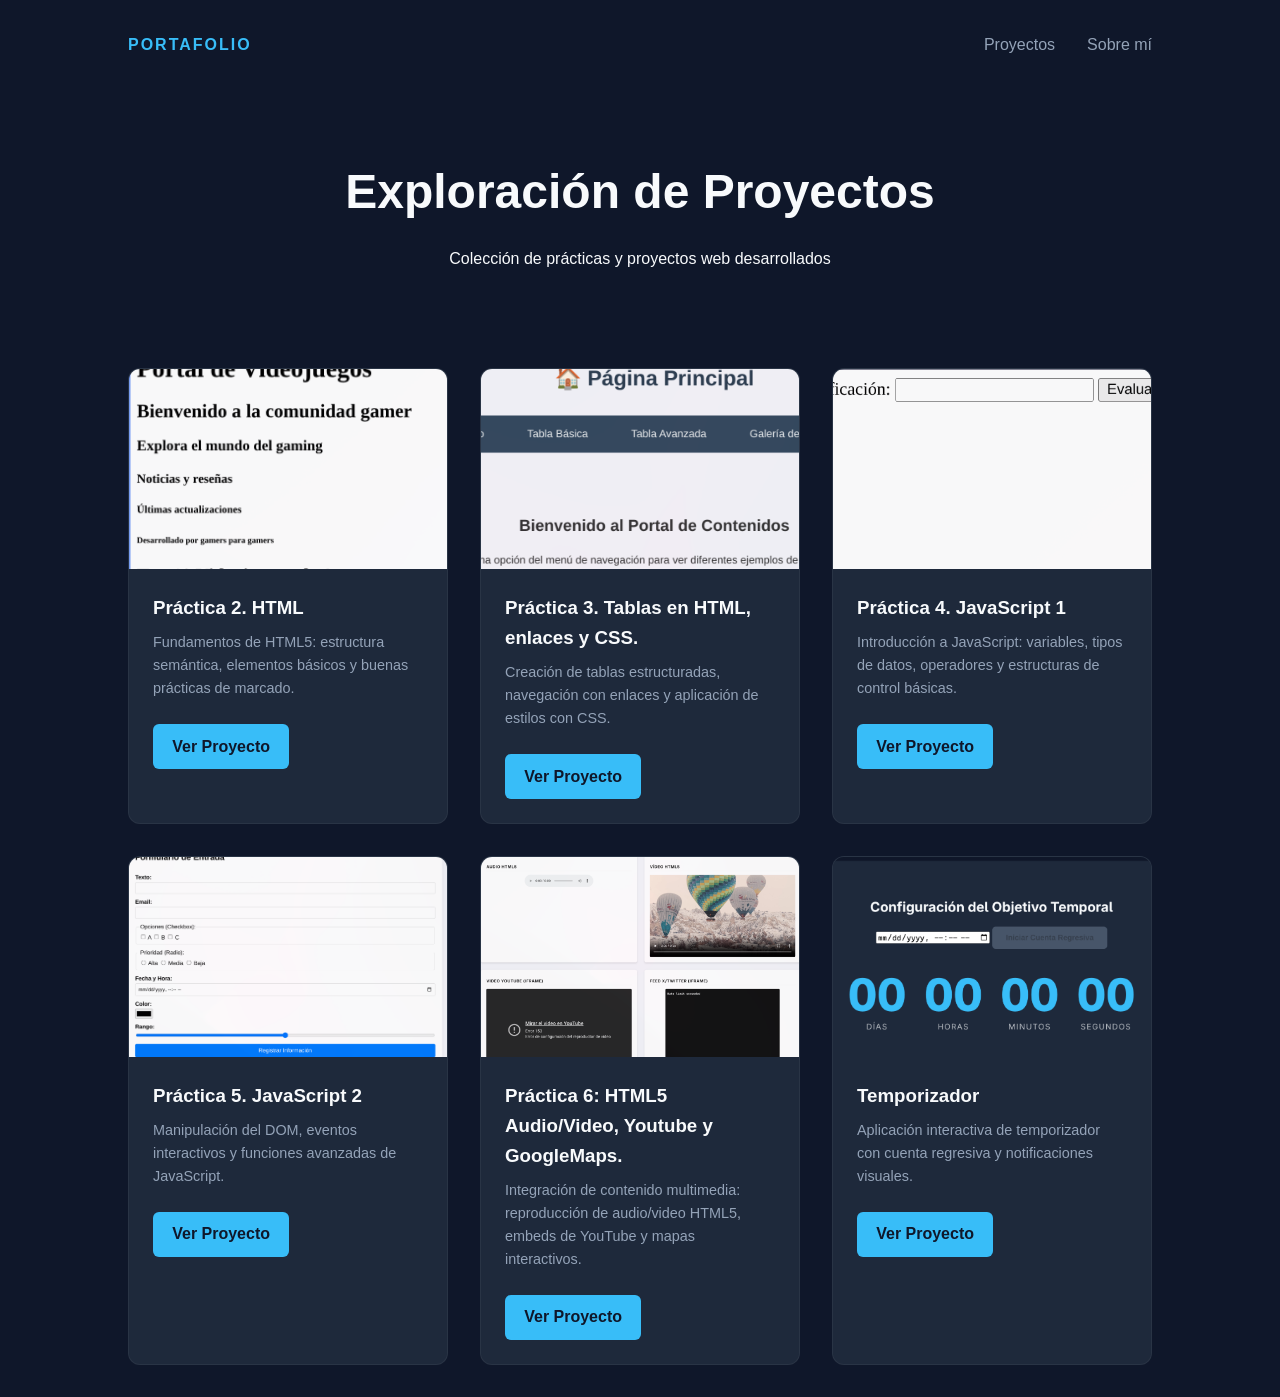
<file: index.html>
<!DOCTYPE html>
<html lang="es">
<head>
    <meta charset="UTF-8">
    <meta name="viewport" content="width=device-width, initial-scale=1.0">
    <title>Portafolio</title>
    <link rel="stylesheet" href="style.css">
</head>
<body>
    <nav class="navbar">
        <div class="logo">PORTAFOLIO</div>
        <ul class="nav-links">
            <li><a href="#projects">Proyectos</a></li>
            <li><a href="./about.html">Sobre mí</a></li>
        </ul>
    </nav>

    <header class="hero">
        <h1>Exploración de Proyectos</h1>
        <p>Colección de prácticas y proyectos web desarrollados</p>
    </header>

    <main id="projects" class="grid-container">
        <article class="project-card">
            <div class="project-image">
                <img src="./assets/2.png" alt="Práctica 2 HTML">
            </div>
            <div class="project-content">
                <h3>Práctica 2. HTML</h3>
                <p>Fundamentos de HTML5: estructura semántica, elementos básicos y buenas prácticas de marcado.</p>
                <a href="./p2/index.html" class="btn">Ver Proyecto</a>
            </div>
        </article>

        <article class="project-card">
            <div class="project-image">
                <img src="./assets/3.png" alt="Práctica 3 Tablas y CSS">
            </div>
            <div class="project-content">
                <h3>Práctica 3. Tablas en HTML, enlaces y CSS.</h3>
                <p>Creación de tablas estructuradas, navegación con enlaces y aplicación de estilos con CSS.</p>
                <a href="./p3/index.html" class="btn">Ver Proyecto</a>
            </div>
        </article>

        <article class="project-card">
            <div class="project-image">
                <img src="./assets/4.png" alt="Práctica 4 JavaScript 1">
            </div>
            <div class="project-content">
                <h3>Práctica 4. JavaScript 1</h3>
                <p>Introducción a JavaScript: variables, tipos de datos, operadores y estructuras de control básicas.</p>
                <a href="./p4/evaluacion.html" class="btn">Ver Proyecto</a>
            </div>
        </article>

        <article class="project-card">
            <div class="project-image">
                <img src="./assets/5.png" alt="Práctica 5 JavaScript 2">
            </div>
            <div class="project-content">
                <h3>Práctica 5. JavaScript 2</h3>
                <p>Manipulación del DOM, eventos interactivos y funciones avanzadas de JavaScript.</p>
                <a href="./p5/index.html" class="btn">Ver Proyecto</a>
            </div>
        </article>

        <article class="project-card">
            <div class="project-image">
                <img src="./assets/6.png" alt="Práctica 6 HTML5 Audio/Video">
            </div>
            <div class="project-content">
                <h3>Práctica 6: HTML5 Audio/Video, Youtube y GoogleMaps.</h3>
                <p>Integración de contenido multimedia: reproducción de audio/video HTML5, embeds de YouTube y mapas interactivos.</p>
                <a href="./p6/index.html" class="btn">Ver Proyecto</a>
            </div>
        </article>

        <article class="project-card">
            <div class="project-image">
                <img src="./assets/7.png" alt="Temporizador">
            </div>
            <div class="project-content">
                <h3>Temporizador</h3>
                <p>Aplicación interactiva de temporizador con cuenta regresiva y notificaciones visuales.</p>
                <a href="./temporizador/index.html" class="btn">Ver Proyecto</a>
            </div>
        </article>
    </main>
</body>
</html>
</file>
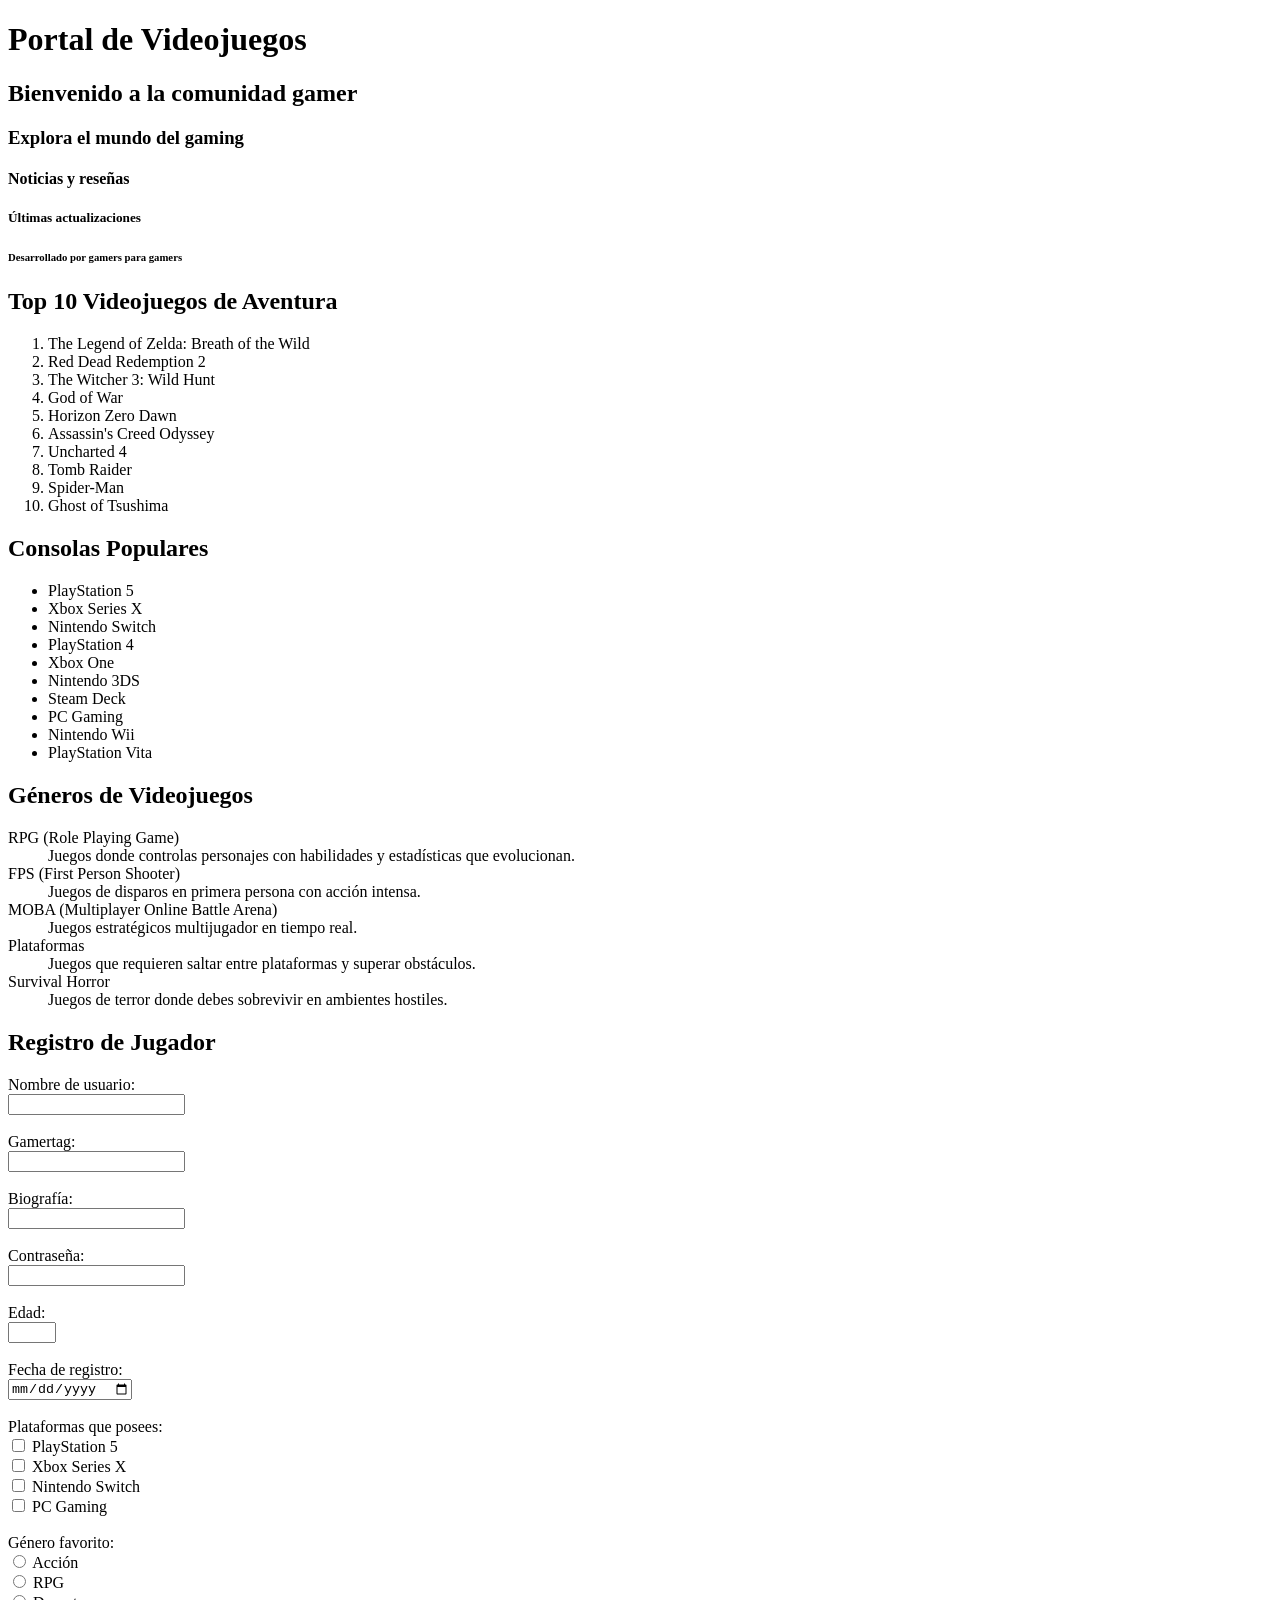
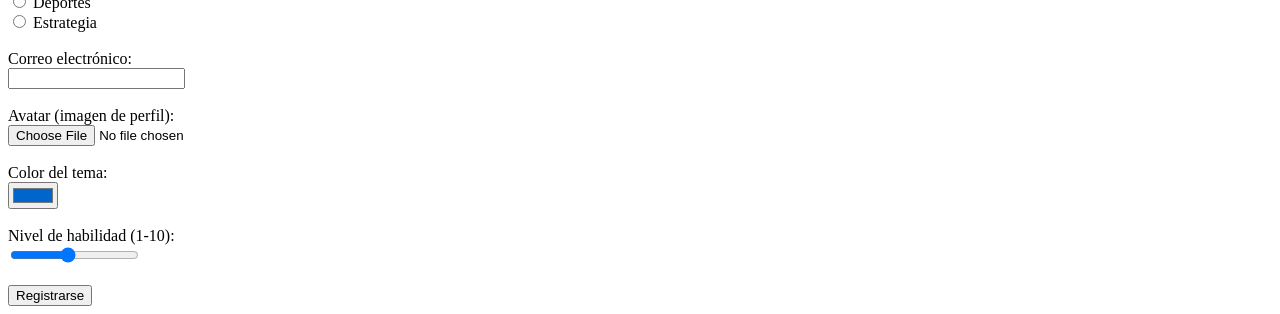
<file: p2/index.html>
<!DOCTYPE html>
<html lang="es">
<head>
    <meta charset="UTF-8">
    <meta name="viewport" content="width=device-width, initial-scale=1.0">
    <title>Portal de Videojuegos</title>
</head>
<body>
    
    <h1>Portal de Videojuegos</h1>
    <h2>Bienvenido a la comunidad gamer</h2>
    <h3>Explora el mundo del gaming</h3>
    <h4>Noticias y reseñas</h4>
    <h5>Últimas actualizaciones</h5>
    <h6>Desarrollado por gamers para gamers</h6>

    
    <h2>Top 10 Videojuegos de Aventura</h2>
    <ol>
        <li>The Legend of Zelda: Breath of the Wild</li>
        <li>Red Dead Redemption 2</li>
        <li>The Witcher 3: Wild Hunt</li>
        <li>God of War</li>
        <li>Horizon Zero Dawn</li>
        <li>Assassin's Creed Odyssey</li>
        <li>Uncharted 4</li>
        <li>Tomb Raider</li>
        <li>Spider-Man</li>
        <li>Ghost of Tsushima</li>
    </ol>

    
    <h2>Consolas Populares</h2>
    <ul>
        <li>PlayStation 5</li>
        <li>Xbox Series X</li>
        <li>Nintendo Switch</li>
        <li>PlayStation 4</li>
        <li>Xbox One</li>
        <li>Nintendo 3DS</li>
        <li>Steam Deck</li>
        <li>PC Gaming</li>
        <li>Nintendo Wii</li>
        <li>PlayStation Vita</li>
    </ul>

    
    <h2>Géneros de Videojuegos</h2>
    <dl>
        <dt>RPG (Role Playing Game)</dt>
        <dd>Juegos donde controlas personajes con habilidades y estadísticas que evolucionan.</dd>
        
        <dt>FPS (First Person Shooter)</dt>
        <dd>Juegos de disparos en primera persona con acción intensa.</dd>
        
        <dt>MOBA (Multiplayer Online Battle Arena)</dt>
        <dd>Juegos estratégicos multijugador en tiempo real.</dd>
        
        <dt>Plataformas</dt>
        <dd>Juegos que requieren saltar entre plataformas y superar obstáculos.</dd>
        
        <dt>Survival Horror</dt>
        <dd>Juegos de terror donde debes sobrevivir en ambientes hostiles.</dd>
    </dl>

    
    <h2>Registro de Jugador</h2>
    <form action="/submit" method="POST">
        
        <label for="username">Nombre de usuario:</label><br>
        <input type="text" id="username" name="username" required><br><br>
        
        <label for="gamertag">Gamertag:</label><br>
        <input type="text" id="gamertag" name="gamertag" required><br><br>
        
        <label for="bio">Biografía:</label><br>
        <input type="text" id="bio" name="bio"><br><br>

        
        <label for="password">Contraseña:</label><br>
        <input type="password" id="password" name="password" required><br><br>

        
        <label for="age">Edad:</label><br>
        <input type="number" id="age" name="age" min="13" max="99" required><br><br>

        
        <label for="joindate">Fecha de registro:</label><br>
        <input type="date" id="joindate" name="joindate" required><br><br>

        <label>Plataformas que posees:</label><br>
        <input type="checkbox" id="ps5" name="platform" value="ps5">
        <label for="ps5">PlayStation 5</label><br>
        <input type="checkbox" id="xbox" name="platform" value="xbox">
        <label for="xbox">Xbox Series X</label><br>
        <input type="checkbox" id="switch" name="platform" value="switch">
        <label for="switch">Nintendo Switch</label><br>
        <input type="checkbox" id="pc" name="platform" value="pc">
        <label for="pc">PC Gaming</label><br><br>

        
        <label>Género favorito:</label><br>
        <input type="radio" id="action" name="genre" value="action">
        <label for="action">Acción</label><br>
        <input type="radio" id="rpg" name="genre" value="rpg">
        <label for="rpg">RPG</label><br>
        <input type="radio" id="sports" name="genre" value="sports">
        <label for="sports">Deportes</label><br>
        <input type="radio" id="strategy" name="genre" value="strategy">
        <label for="strategy">Estrategia</label><br><br>

        <label for="email">Correo electrónico:</label><br>
        <input type="email" id="email" name="email" required><br><br>

        <label for="avatar">Avatar (imagen de perfil):</label><br>
        <input type="file" id="avatar" name="avatar" accept="image/*"><br><br>

        <label for="themecolor">Color del tema:</label><br>
        <input type="color" id="themecolor" name="themecolor" value="#0066cc"><br><br>

        <label for="skill">Nivel de habilidad (1-10):</label><br>
        <input type="range" id="skill" name="skill" min="1" max="10" value="5"><br><br>

        <input type="submit" value="Registrarse">
    </form>
</body>
</html>
</file>
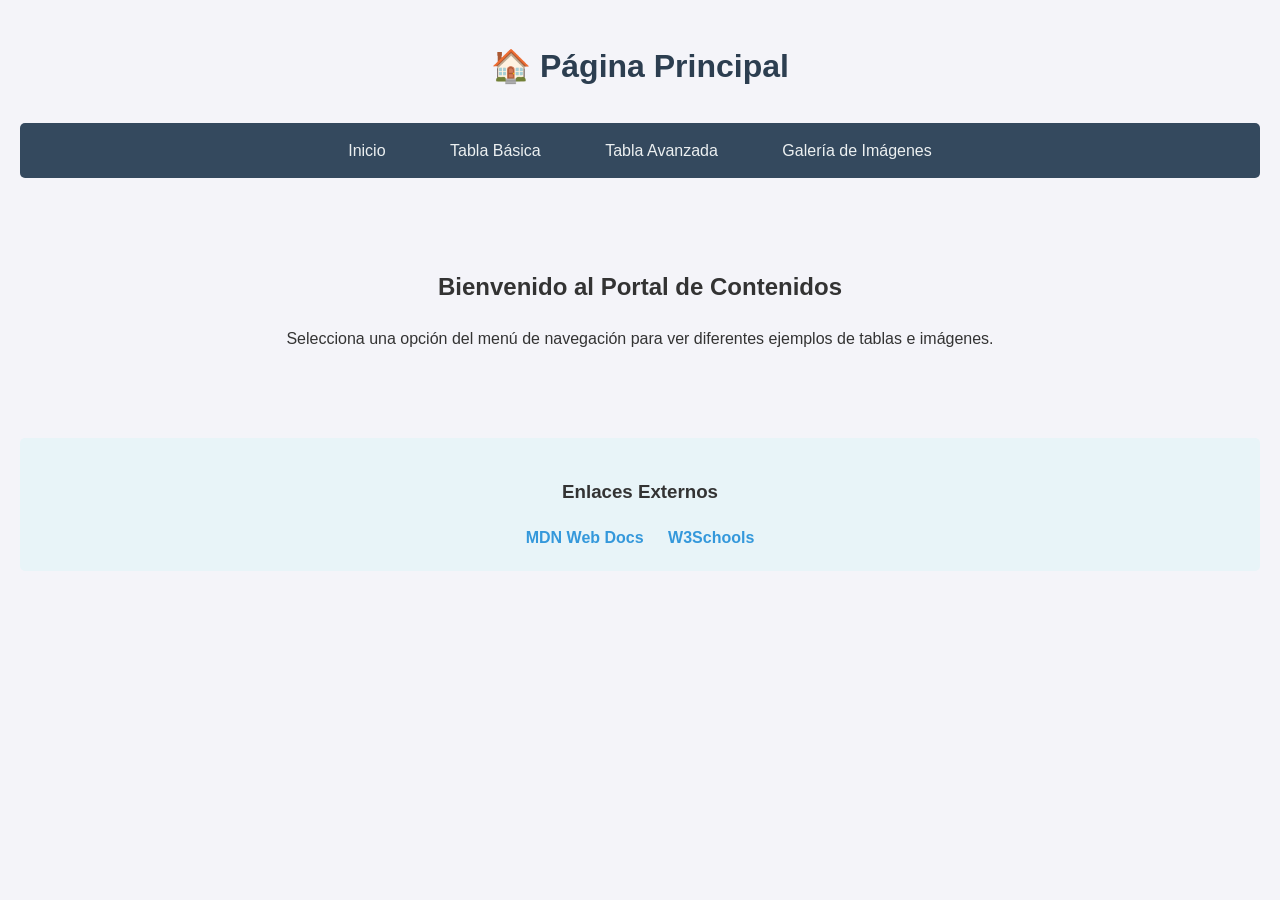
<file: p3/index.html>
<!DOCTYPE html>
<html lang="es">
<head>
    <meta charset="UTF-8">
    <meta name="viewport" content="width=device-width, initial-scale=1.0">
    <title>Página Principal - Índice</title>
    <link rel="stylesheet" href="styles.css">
</head>
<body>
    <h1>🏠 Página Principal</h1>
    
    <nav>
        <a href="index.html">Inicio</a>
        <a href="tabla1.html">Tabla Básica</a>
        <a href="tabla2.html">Tabla Avanzada</a>
        <a href="imagenes.html">Galería de Imágenes</a>
    </nav>

    <div style="text-align: center; padding: 40px;">
        <h2>Bienvenido al Portal de Contenidos</h2>
        <p>Selecciona una opción del menú de navegación para ver diferentes ejemplos de tablas e imágenes.</p>
    </div>

    <div class="external-links">
        <h3>Enlaces Externos</h3>
        <a href="https://developer.mozilla.org" target="_blank">MDN Web Docs</a>
        <a href="https://www.w3schools.com" target="_blank">W3Schools</a>
    </div>
</body>
</html>
</file>
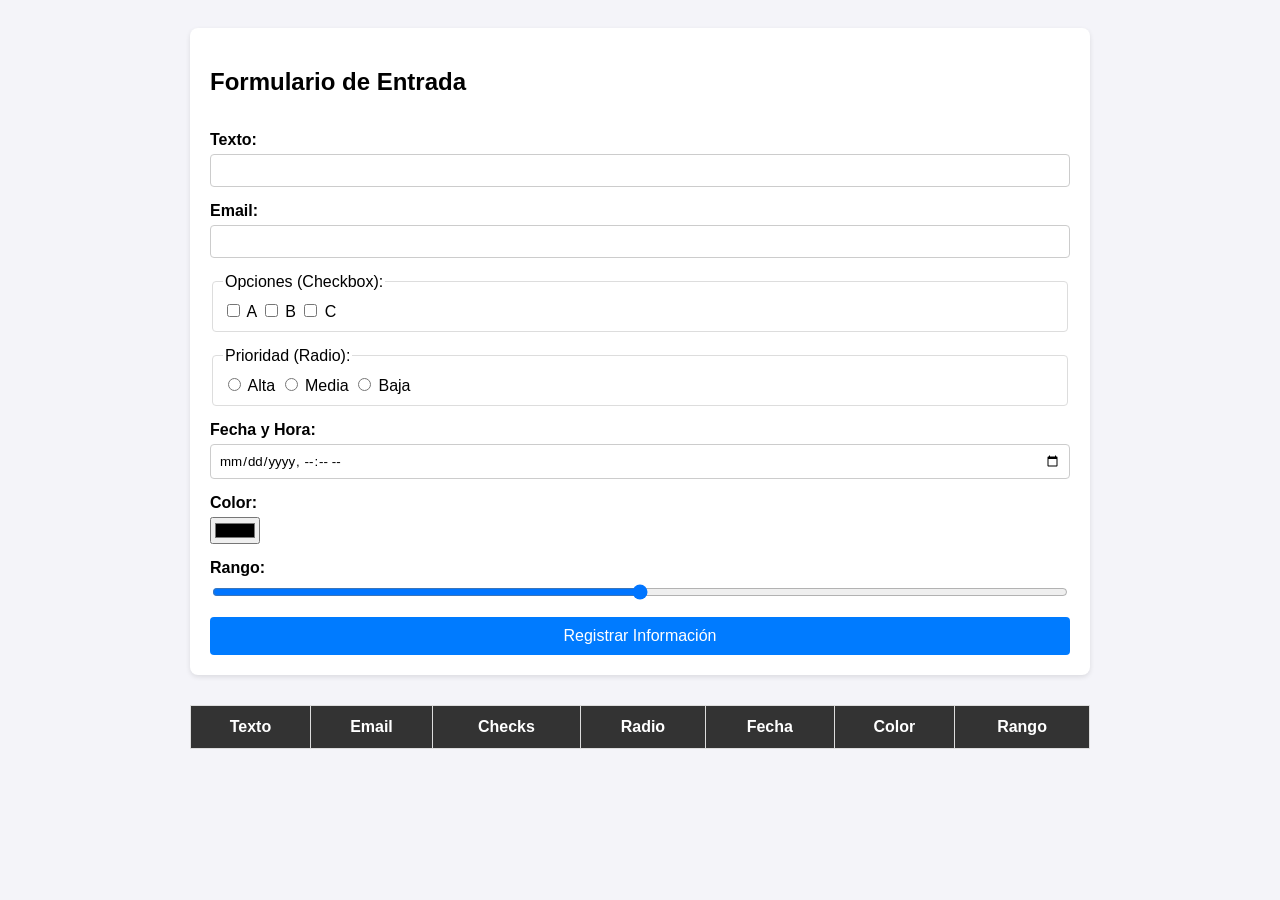
<file: p5/index.html>
<!DOCTYPE html>
<html lang="es">
<head>
    <meta charset="UTF-8">
    <meta name="viewport" content="width=device-width, initial-scale=1.0">
    <title>Sistema de Registro de Datos</title>
    <link rel="stylesheet" href="style.css">
</head>
<body>
    <div class="container">
        <form id="registroForm">
            <h2>Formulario de Entrada</h2>
            
            <label>Texto: <input type="text" id="txtNombre"></label>
            <label>Email: <input type="email" id="txtEmail"></label>

            <fieldset>
                <legend>Opciones (Checkbox):</legend>
                <input type="checkbox" name="chkOpcion" value="A"> A
                <input type="checkbox" name="chkOpcion" value="B"> B
                <input type="checkbox" name="chkOpcion" value="C"> C
            </fieldset>

            <fieldset>
                <legend>Prioridad (Radio):</legend>
                <input type="radio" name="radNivel" value="Alta"> Alta
                <input type="radio" name="radNivel" value="Media"> Media
                <input type="radio" name="radNivel" value="Baja"> Baja
            </fieldset>

            <label>Fecha y Hora: <input type="datetime-local" id="dtFecha"></label>
            <label>Color: <input type="color" id="clrColor"></label>
            <label>Rango: <input type="range" id="rngNivel" min="0" max="100"></label>

            <button type="button" id="btnEnviar" onclick="procesarFormulario()">Registrar Información</button>
        </form>

        <div class="table-container">
            <table id="tablaDatos">
                <thead>
                    <tr>
                        <th>Texto</th>
                        <th>Email</th>
                        <th>Checks</th>
                        <th>Radio</th>
                        <th>Fecha</th>
                        <th>Color</th>
                        <th>Rango</th>
                    </tr>
                </thead>
                <tbody></tbody>
            </table>
        </div>
    </div>
    <script src="script.js"></script>
</body>
</html>
</file>
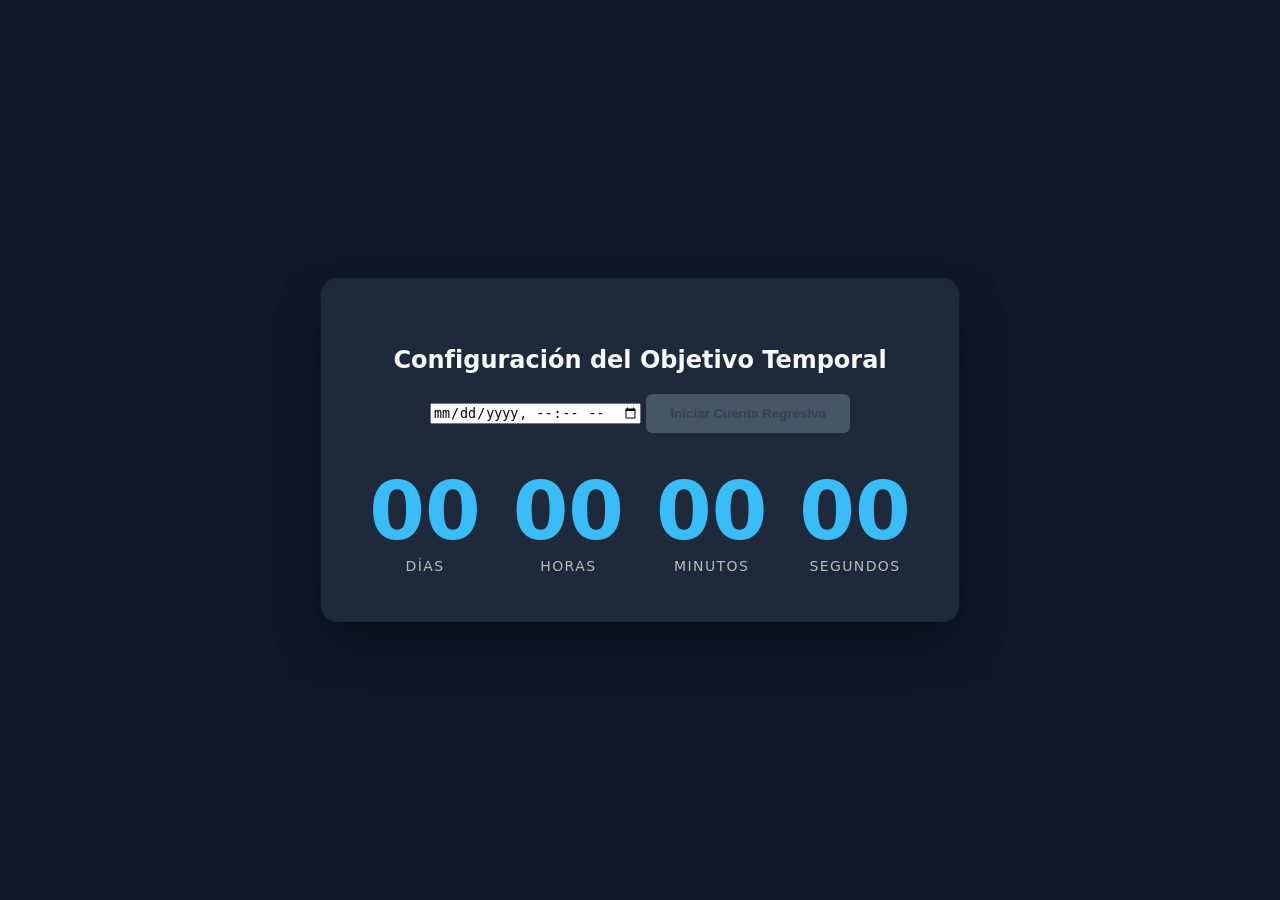
<file: temporizador/index.html>
<!DOCTYPE html>
<html lang="es">
<head>
    <meta charset="UTF-8">
    <title>Sistema de Cuenta Regresiva Técnica</title>
    <link rel="stylesheet" href="style.css">
</head>
<body>
    <div class="container">
        <h2>Configuración del Objetivo Temporal</h2>
        <div class="input-group">
            <input type="datetime-local" id="target-date" class="date-input">
            <button id="start-btn" disabled>Iniciar Cuenta Regresiva</button>
        </div>

        <div id="countdown-display" class="timer-display">
            <div class="time-unit">
                <span id="days" class="number">00</span>
                <span class="label">Días</span>
            </div>
            <div class="time-unit">
                <span id="hours" class="number">00</span>
                <span class="label">Horas</span>
            </div>
            <div class="time-unit">
                <span id="minutes" class="number">00</span>
                <span class="label">Minutos</span>
            </div>
            <div class="time-unit">
                <span id="seconds" class="number">00</span>
                <span class="label">Segundos</span>
            </div>
        </div>
        <div id="message" class="expiry-message"></div>
    </div>
    <script src="script.js"></script>
</body>
</html>
</file>
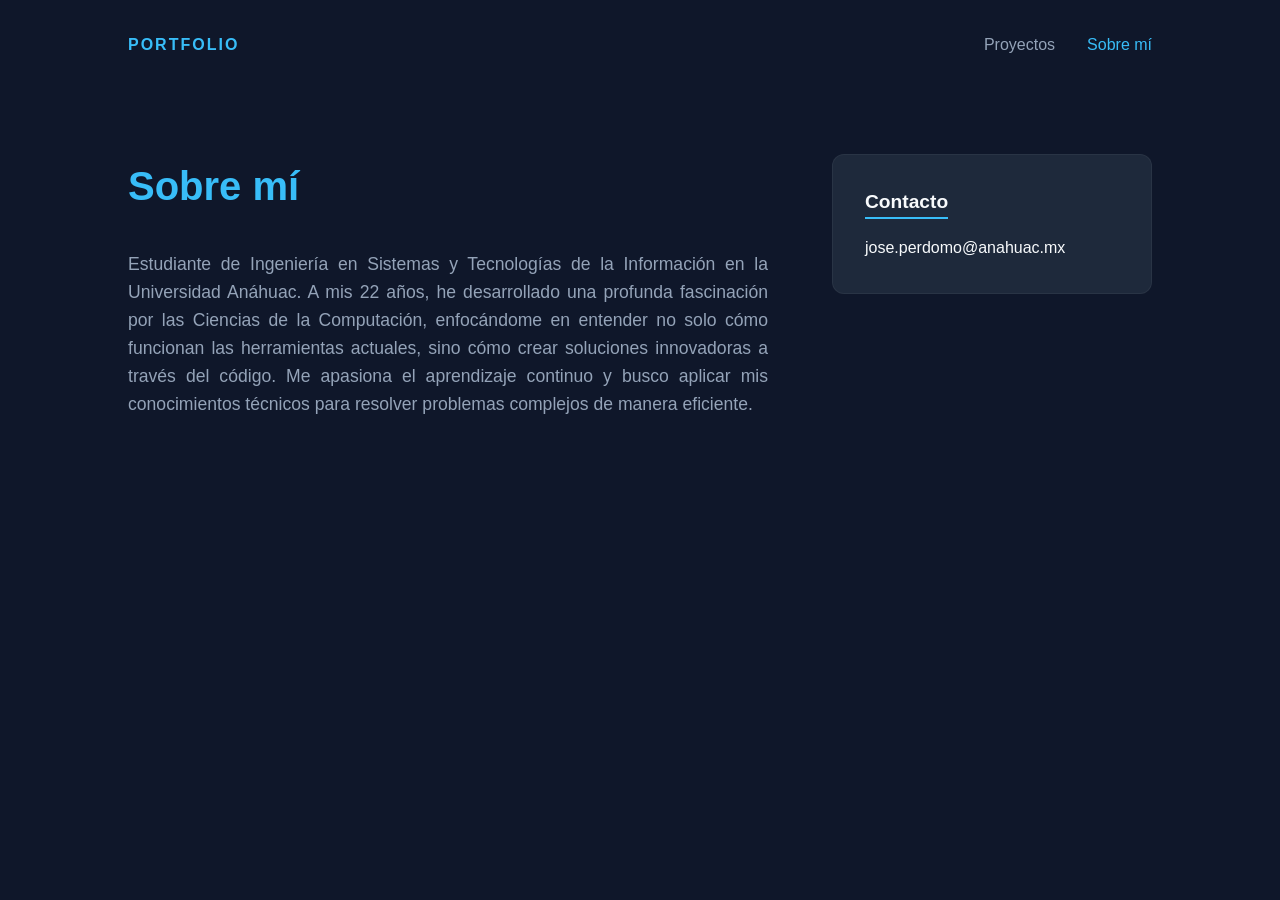
<file: about.html>
<!DOCTYPE html>
<html lang="es">
<head>
    <meta charset="UTF-8">
    <meta name="viewport" content="width=device-width, initial-scale=1.0">
    <title>Sobre Mí | Portfolio</title>
    <link rel="stylesheet" href="style.css">
</head>
<body>
    <nav class="navbar">
        <div class="logo">PORTFOLIO</div>
        <ul class="nav-links">
            <li><a href="index.html">Proyectos</a></li>
            <li><a href="about.html" style="color: var(--accent);">Sobre mí</a></li>
        </ul>
    </nav>

    <main class="about-container">
        <section class="biography">
            <h1 class="section-title">Sobre mí</h1>
            <p>Estudiante de Ingeniería en Sistemas y Tecnologías de la Información en la Universidad Anáhuac. A mis 22 años, he desarrollado una profunda fascinación por las Ciencias de la Computación, enfocándome en entender no solo cómo funcionan las herramientas actuales, sino cómo crear soluciones innovadoras a través del código. Me apasiona el aprendizaje continuo y busco aplicar mis conocimientos técnicos para resolver problemas complejos de manera eficiente.</p>
        </section>

        <aside class="skills-sidebar">
            <div class="skill-group">
                <h3>Contacto</h3>
                <p>jose.perdomo@anahuac.mx</p>
            </div>
        </aside>
    </main>
</body>
</html>
</file>
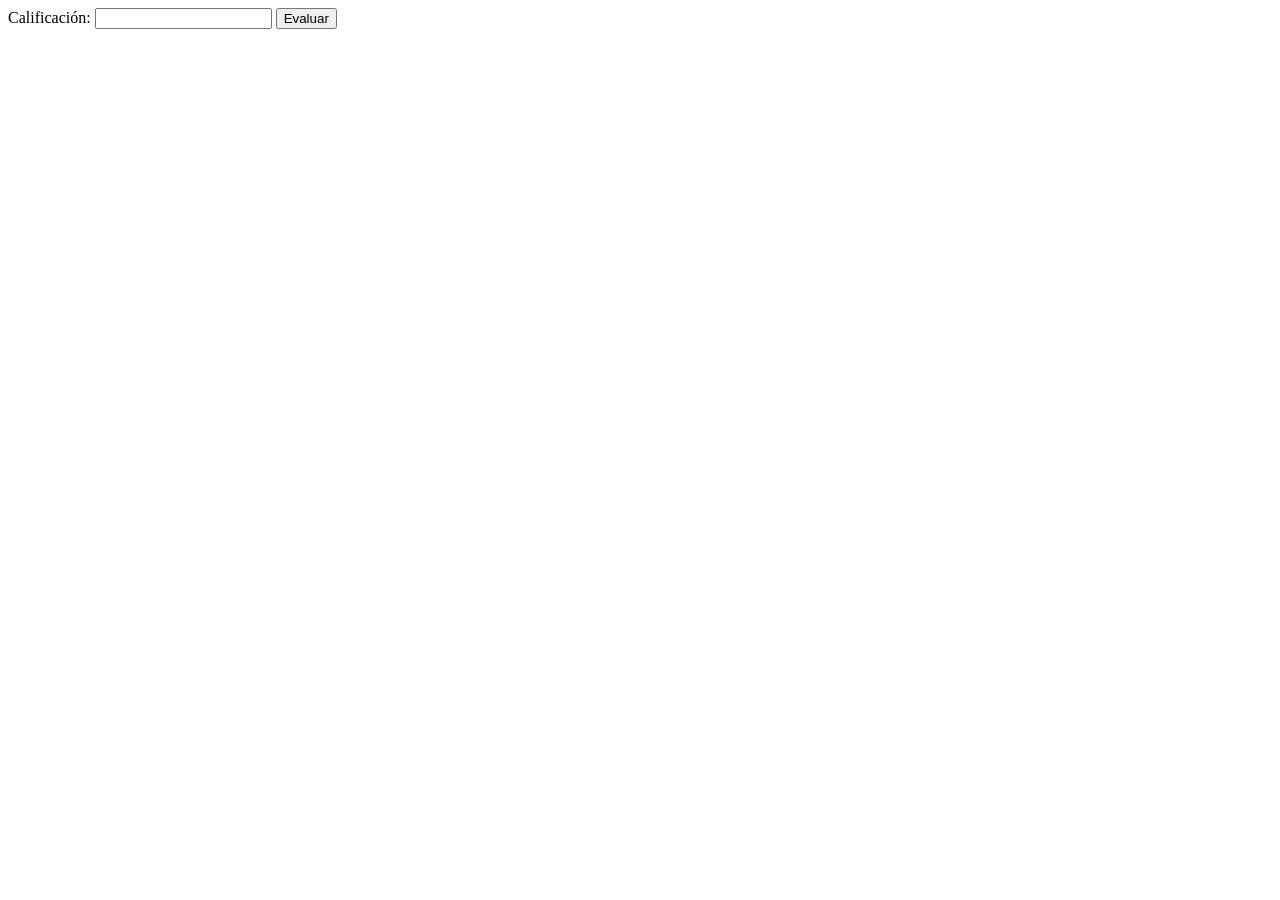
<file: p4/evaluacion.html>
<!DOCTYPE html>
<html lang="es">
<head>
    <meta charset="UTF-8">
    <title>Evaluación</title>
</head>
<body>
    <form id="formGrades">
        <label for="grade">Calificación:</label>
        <input type="number" id="grade" step="0.1" required>
        <button type="button" onclick="evaluateGrade()">Evaluar</button>
    </form>
    <p id="result"></p>
    <script src="evaluacion.js"></script>
</body>
</html>
</file>
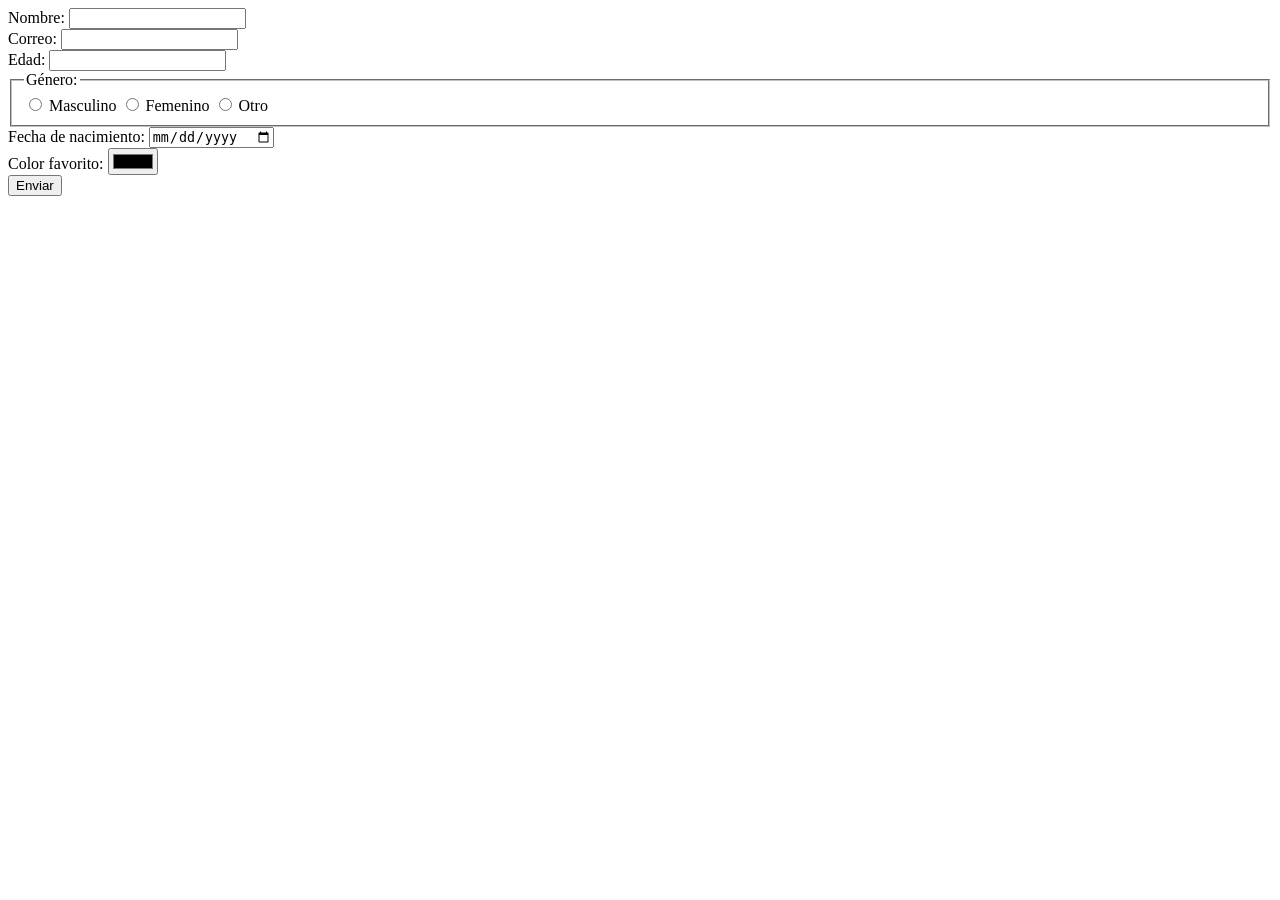
<file: p4/formulario.html>
<!DOCTYPE html>
<html lang="es">
<head>
    <meta charset="UTF-8">
    <title>Datos Usuario</title>
</head>
<body>
    <form id="userDataForm">
        <label>Nombre: <input type="text" id="name"></label><br>
        <label>Correo: <input type="email" id="email"></label><br>
        <label>Edad: <input type="number" id="age"></label><br>
        
        <fieldset>
            <legend>Género:</legend>
            <label><input type="radio" name="gender" value="Masculino"> Masculino</label>
            <label><input type="radio" name="gender" value="Femenino"> Femenino</label>
            <label><input type="radio" name="gender" value="Otro"> Otro</label>
        </fieldset>

        <label>Fecha de nacimiento: <input type="date" id="dob"></label><br>
        <label>Color favorito: <input type="color" id="favColor"></label><br>
        
        <button type="button" onclick="displayData()">Enviar</button>
    </form>
    <p id="dataOutput"></p>
    <script src="formulario.js"></script>
</body>
</html>
</file>
<file: style.css>
/* Reset y Variables */
:root {
    --bg-color: #0f172a;
    --card-bg: #1e293b;
    --text-primary: #f8fafc;
    --text-secondary: #94a3b8;
    --accent: #38bdf8;
    --transition: all 0.3s cubic-bezier(0.4, 0, 0.2, 1);
}

* {
    margin: 0;
    padding: 0;
    box-sizing: border-box;
}

body {
    background-color: var(--bg-color);
    color: var(--text-primary);
    font-family: 'Inter', -apple-system, sans-serif;
    line-height: 1.6;
}

/* Navegación */
.navbar {
    display: flex;
    justify-content: space-between;
    padding: 2rem 10%;
    align-items: center;
}

.logo {
    font-weight: 800;
    letter-spacing: 2px;
    color: var(--accent);
}

.nav-links {
    display: flex;
    list-style: none;
    gap: 2rem;
}

.nav-links a {
    text-decoration: none;
    color: var(--text-secondary);
    transition: var(--transition);
}

.nav-links a:hover {
    color: var(--accent);
}

/* Hero Section */
.hero {
    text-align: center;
    padding: 4rem 10%;
}

.hero h1 {
    font-size: 3rem;
    margin-bottom: 1rem;
}

.grid-container {
    display: grid;
    grid-template-columns: repeat(3, 1fr); 
    gap: 2rem;
    padding: 2rem 10%;
    width: 100%;
}


.project-card {
    background: var(--card-bg);
    border-radius: 12px;
    overflow: hidden;
    transition: var(--transition);
    border: 1px solid rgba(255, 255, 255, 0.05);
}

.project-card:hover {
    transform: translateY(-10px);
    border-color: var(--accent);
}

.project-image {
    height: 200px;
    overflow: hidden;
    background: #1a1a2e;
}

.project-image img {
    width: 100%;
    height: 100%;
    object-fit: cover;
    display: block;
}

.project-content {
    padding: 1.5rem;
}

.project-content h3 {
    margin-bottom: 0.5rem;
}

.project-content p {
    color: var(--text-secondary);
    font-size: 0.9rem;
    margin-bottom: 1.5rem;
}

.btn {
    display: inline-block;
    padding: 0.6rem 1.2rem;
    background: var(--accent);
    color: var(--bg-color);
    text-decoration: none;
    font-weight: 600;
    border-radius: 6px;
    transition: var(--transition);
}

.btn:hover {
    opacity: 0.9;
}

.about-container {
    display: grid;
    grid-template-columns: 2fr 1fr; /* Relación de aspecto técnica */
    gap: 4rem;
    padding: 4rem 10%;
    max-width: 1400px;
    margin: 0 auto;
}

.section-title {
    font-size: 2.5rem;
    margin-bottom: 2rem;
    color: var(--accent);
    position: relative;
}

.biography p {
    font-size: 1.1rem;
    color: var(--text-secondary);
    margin-bottom: 1.5rem;
    text-align: justify;
}

.skills-sidebar {
    background: var(--card-bg);
    padding: 2rem;
    border-radius: 12px;
    border: 1px solid rgba(255, 255, 255, 0.05);
    height: fit-content;
}

.skill-group h3 {
    font-size: 1.2rem;
    margin-bottom: 1rem;
    color: var(--text-primary);
    border-bottom: 2px solid var(--accent);
    display: inline-block;
}

.skill-group ul {
    list-style: none;
    margin-bottom: 2rem;
}

.skill-group li {
    color: var(--text-secondary);
    margin-bottom: 0.5rem;
    padding-left: 1rem;
    position: relative;
}

.skill-group li::before {
    content: ">";
    position: absolute;
    left: 0;
    color: var(--accent);
    font-weight: bold;
}
</file>
<file: p3/styles.css>
body {
    font-family: 'Segoe UI', Tahoma, Geneva, Verdana, sans-serif;
    background-color: #f4f4f9;
    color: #333;
    margin: 0;
    padding: 20px;
    line-height: 1.6;
}

h1 {
    color: #2c3e50;
    text-align: center;
    margin-bottom: 30px;
}

nav {
    background-color: #34495e;
    padding: 15px;
    text-align: center;
    border-radius: 5px;
    margin-bottom: 30px;
}

nav a {
    color: #ecf0f1;
    text-decoration: none;
    margin: 0 15px;
    padding: 8px 15px;
    border-radius: 3px;
    transition: background-color 0.3s;
}

nav a:hover {
    background-color: #2c3e50;
}

.external-links {
    background-color: #e8f4f8;
    padding: 20px;
    border-radius: 5px;
    margin-top: 30px;
    text-align: center;
}

.external-links a {
    color: #3498db;
    text-decoration: none;
    margin: 0 10px;
    font-weight: bold;
}

.external-links a:hover {
    text-decoration: underline;
}
</file>
<file: p5/style.css>
* {
    box-sizing: border-box;
    font-family: Arial, sans-serif;
}

body {
    background-color: #f4f4f9;
    padding: 20px;
}

.container {
    max-width: 900px;
    margin: 0 auto;
}

form {
    background: #fff;
    padding: 20px;
    border-radius: 8px;
    box-shadow: 0 2px 5px rgba(0,0,0,0.1);
    display: flex;
    flex-direction: column;
    gap: 15px;
    margin-bottom: 30px;
}

label {
    display: flex;
    flex-direction: column;
    font-weight: bold;
    gap: 5px;
}

input[type="text"], input[type="email"], input[type="datetime-local"] {
    padding: 8px;
    border: 1px solid #ccc;
    border-radius: 4px;
}

fieldset {
    border: 1px solid #ddd;
    border-radius: 4px;
    padding: 10px;
}

button {
    background-color: #007bff;
    color: white;
    padding: 10px;
    border: none;
    border-radius: 4px;
    cursor: pointer;
    font-size: 1rem;
}

button:hover {
    background-color: #0056b3;
}

.table-container {
    overflow-x: auto;
}

table {
    width: 100%;
    border-collapse: collapse;
    background: white;
}

th, td {
    padding: 12px;
    border: 1px solid #ddd;
    text-align: center;
}

th {
    background-color: #333;
    color: white;
}

tr:nth-child(even) {
    background-color: #f9f9f9;
}

tr:hover {
    background-color: #f1f1f1;
}

.color-preview {
    display: inline-block;
    width: 20px;
    height: 20px;
    border-radius: 50%;
    border: 1px solid #000;
}
</file>
<file: temporizador/style.css>
:root {
    --bg-color: #0f172a;
    --text-color: #f8fafc;
    --primary-color: #38bdf8;
    --warning-color: #ef4444;
}

body {
    background-color: var(--bg-color);
    color: var(--text-color);
    font-family: 'Inter', system-ui, sans-serif;
    display: flex;
    justify-content: center;
    align-items: center;
    height: 100vh;
    margin: 0;
}

.container {
    text-align: center;
    background: #1e293b;
    padding: 3rem;
    border-radius: 1rem;
    box-shadow: 0 25px 50px -12px rgba(0,0,0,0.5);
}

.timer-display {
    display: flex;
    gap: 2rem;
    margin-top: 2rem;
}

.time-unit {
    display: flex;
    flex-direction: column;
}

.number {
    font-size: 5rem;
    font-weight: 800;
    font-variant-numeric: tabular-nums;
    color: var(--primary-color);
    transition: color 0.5s ease;
}

/* Estado crítico: cambio de color por debajo del umbral */
.critical .number {
    color: var(--warning-color);
    animation: pulse 1s infinite;
}

@keyframes pulse {
    0% { opacity: 1; }
    50% { opacity: 0.7; }
    100% { opacity: 1; }
}

.label {
    font-size: 0.875rem;
    text-transform: uppercase;
    letter-spacing: 0.1em;
    opacity: 0.7;
}

button {
    padding: 0.75rem 1.5rem;
    font-weight: 600;
    cursor: pointer;
    background: var(--primary-color);
    border: none;
    border-radius: 0.375rem;
}

button:disabled {
    background: #475569;
    cursor: not-allowed;
}
</file>
